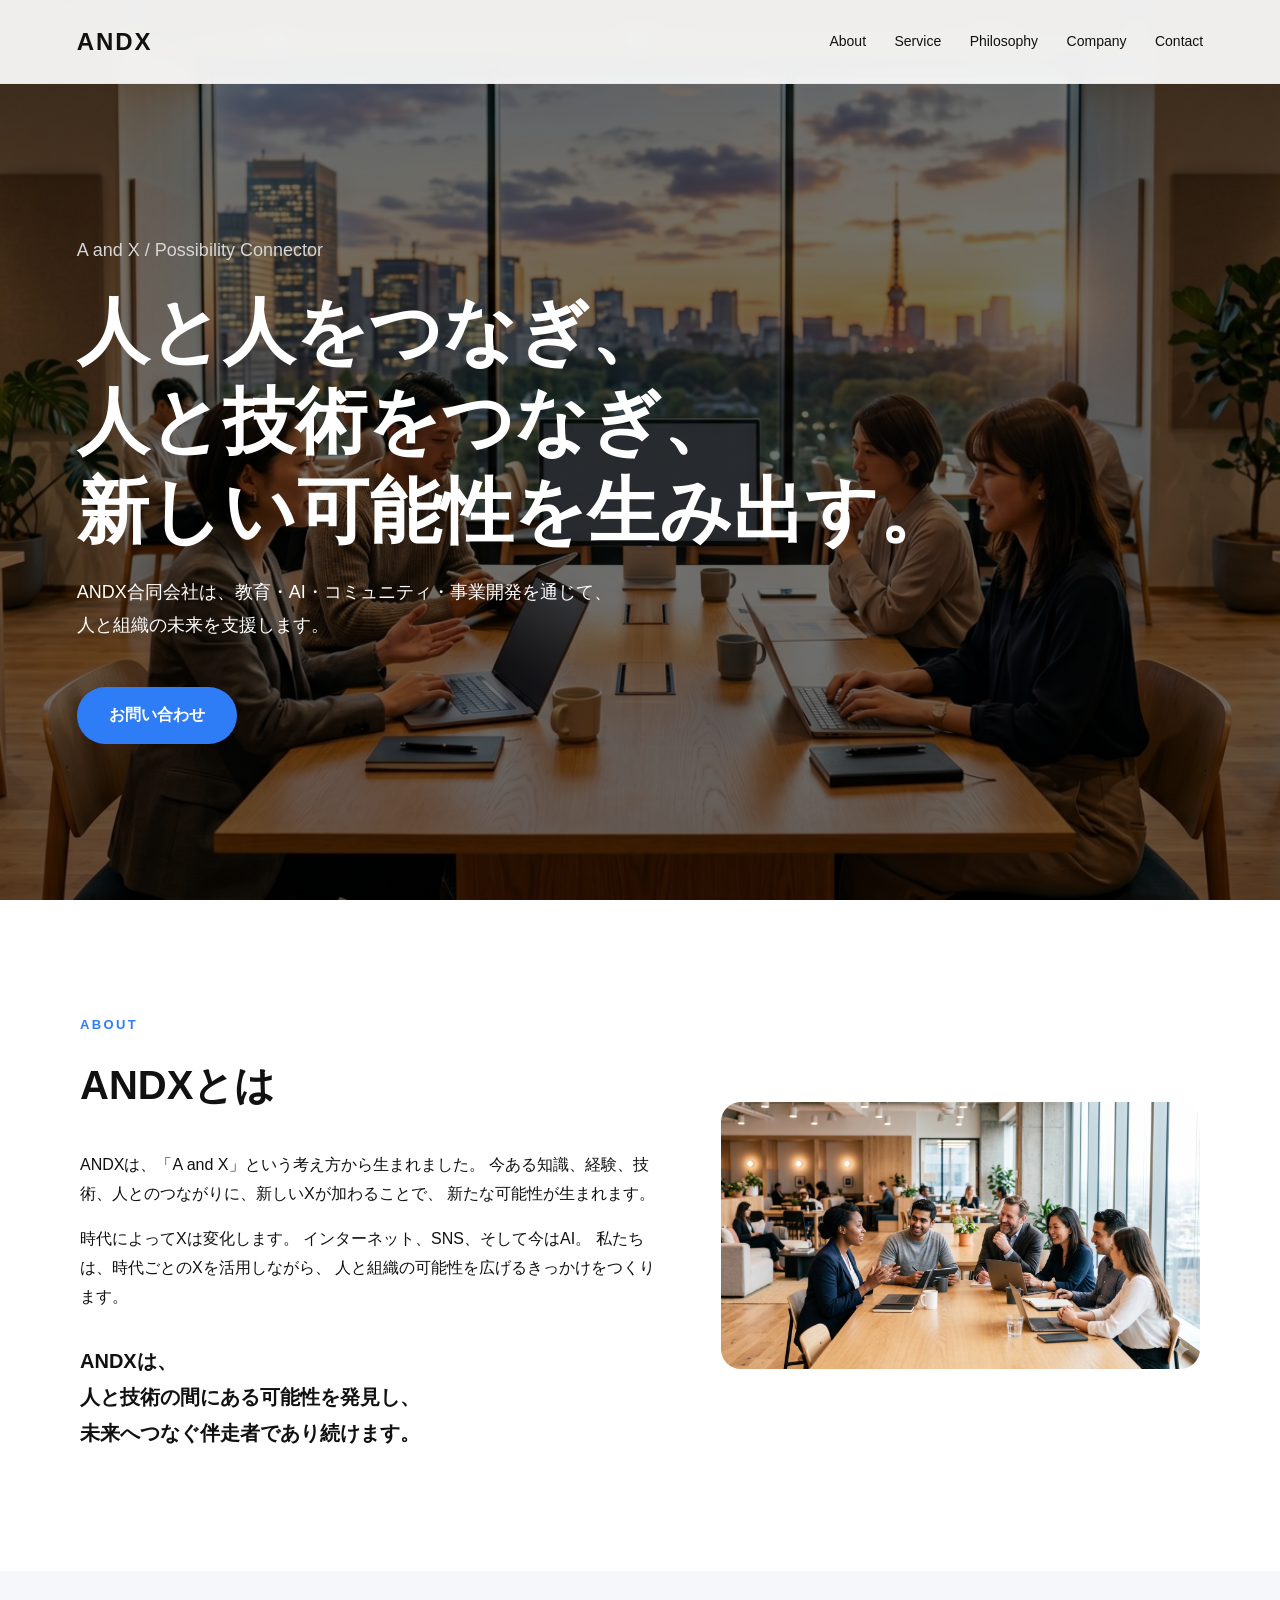
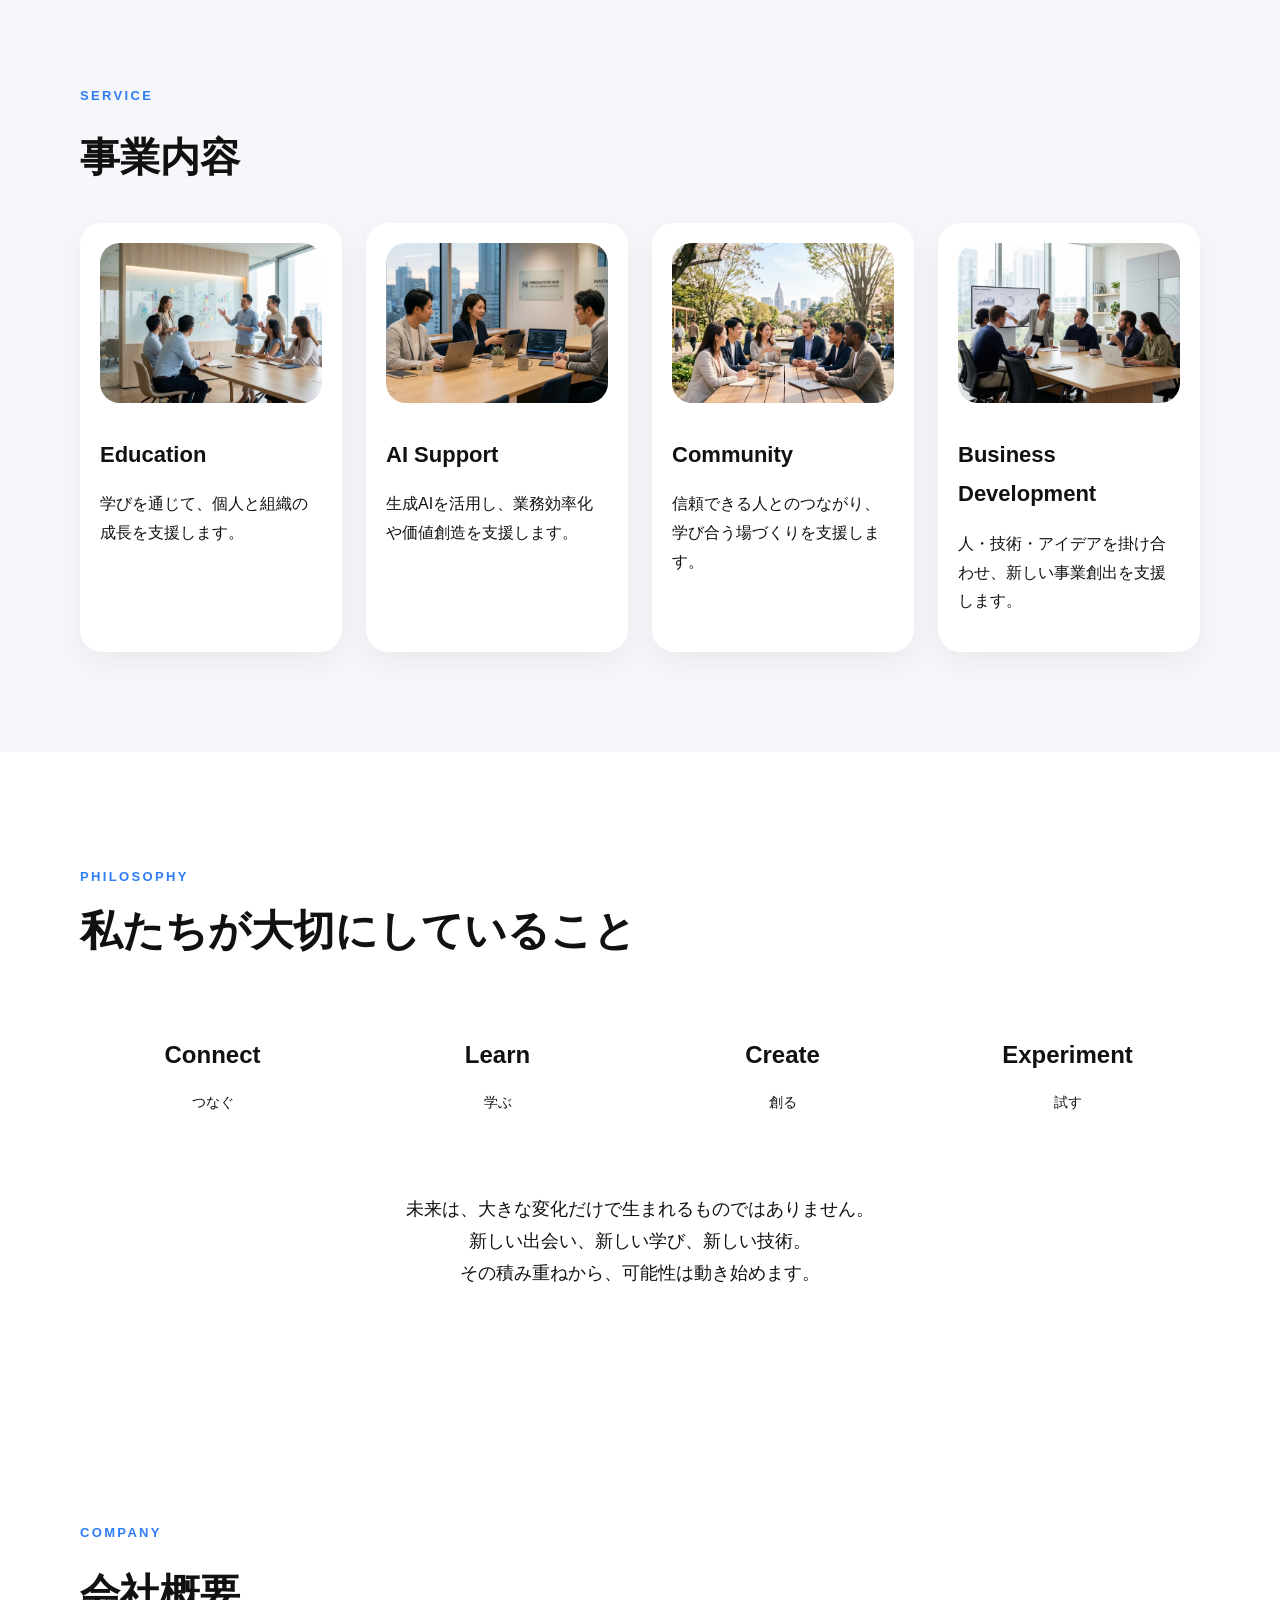
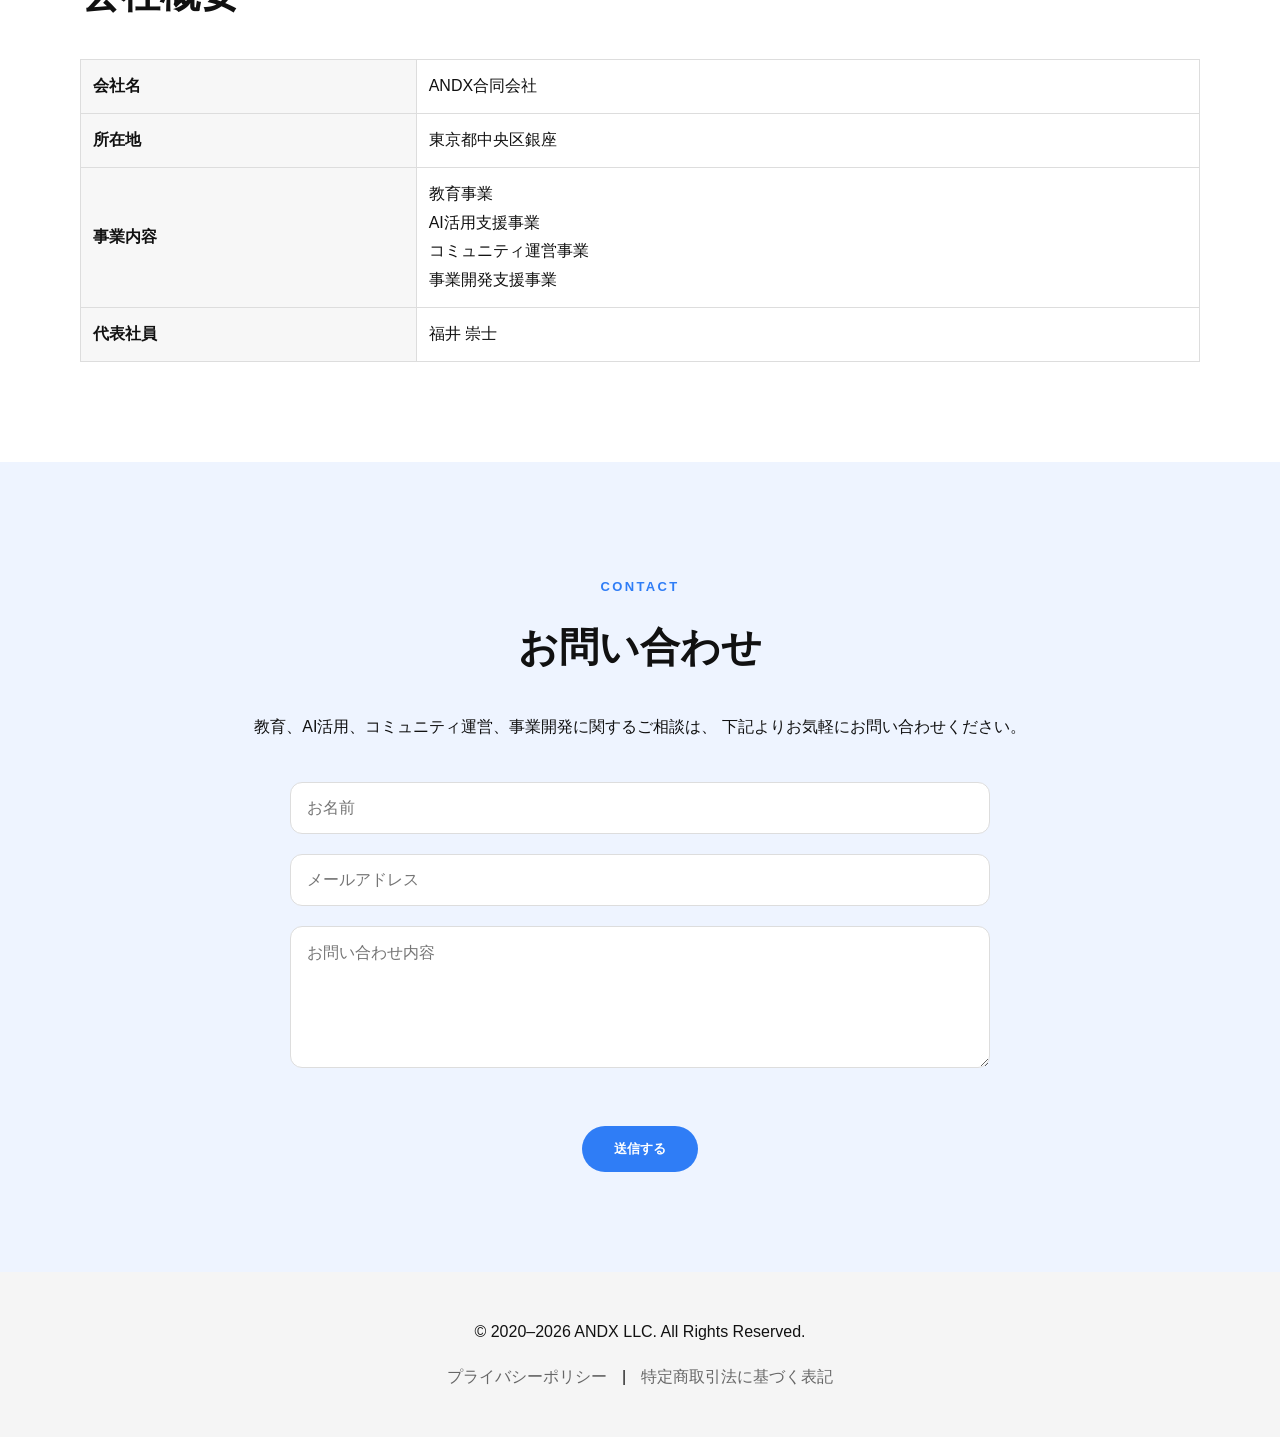
<file: index.html>
<!DOCTYPE html>
<html lang="ja">
<head>
  <meta charset="UTF-8" />
  <meta name="viewport" content="width=device-width, initial-scale=1.0" />
  <title>ANDX合同会社｜人と技術をつなぎ、新しい可能性を生み出す</title>
  <link rel="stylesheet" href="style.css" />
</head>

<body>
  <header class="header">
    <div class="logo">ANDX</div>
    <nav>
      <a href="#about">About</a>
      <a href="#service">Service</a>
      <a href="#philosophy">Philosophy</a>
      <a href="#company">Company</a>
      <a href="#contact">Contact</a>
    </nav>
  </header>

  <section class="hero">
    <div class="hero-text">
      <p class="tagline">A and X / Possibility Connector</p>
      <h1>
        人と人をつなぎ、<br>
        人と技術をつなぎ、<br>
        新しい可能性を生み出す。
      </h1>
      <p>
        ANDX合同会社は、教育・AI・コミュニティ・事業開発を通じて、  
        人と組織の未来を支援します。
      </p>
      <a href="#contact" class="button">お問い合わせ</a>
    </div>
  </section>

  <section id="about" class="section">
    <div class="inner two-column">
      <div>
        <p class="label">ABOUT</p>
        <h2>ANDXとは</h2>
        <p>
          ANDXは、「A and X」という考え方から生まれました。
          今ある知識、経験、技術、人とのつながりに、新しいXが加わることで、
          新たな可能性が生まれます。
        </p>
        <p>
          時代によってXは変化します。  
          インターネット、SNS、そして今はAI。
          私たちは、時代ごとのXを活用しながら、
          人と組織の可能性を広げるきっかけをつくります。
        </p>
        <p class="about-message">
          ANDXは、<br>
          人と技術の間にある可能性を発見し、<br>
          未来へつなぐ伴走者であり続けます。
        </p>

        
      </div>
      <img src="images/about.jpg" alt="ANDXのコンセプト" />
    </div>
  </section>

  <section id="service" class="section gray">
    <div class="inner">
      <p class="label">SERVICE</p>
      <h2>事業内容</h2>

      <div class="cards">
        <div class="card">
          <img src="images/education.jpg" alt="教育事業" />
          <h3>Education</h3>
          <p>学びを通じて、個人と組織の成長を支援します。</p>
        </div>

        <div class="card">
          <img src="images/ai.jpg" alt="AI活用支援" />
          <h3>AI Support</h3>
          <p>生成AIを活用し、業務効率化や価値創造を支援します。</p>
        </div>

        <div class="card">
          <img src="images/community.jpg" alt="コミュニティ運営" />
          <h3>Community</h3>
          <p>信頼できる人とのつながり、学び合う場づくりを支援します。</p>
        </div>

        <div class="card">
          <img src="images/business.jpg" alt="事業開発支援" />
          <h3>Business Development</h3>
          <p>人・技術・アイデアを掛け合わせ、新しい事業創出を支援します。</p>
        </div>
      </div>
    </div>
  </section>

  <section id="philosophy" class="section dark">
    <div class="inner">
      <p class="label">PHILOSOPHY</p>
      <h2>私たちが大切にしていること</h2>

      <div class="values">
        <div>Connect<br><span>つなぐ</span></div>
        <div>Learn<br><span>学ぶ</span></div>
        <div>Create<br><span>創る</span></div>
        <div>Experiment<br><span>試す</span></div>
      </div>

      <p class="center-text">
        未来は、大きな変化だけで生まれるものではありません。<br>
        新しい出会い、新しい学び、新しい技術。<br>
        その積み重ねから、可能性は動き始めます。
      </p>
    </div>
  </section>

  <section id="company" class="section">
    <div class="inner">
      <p class="label">COMPANY</p>
      <h2>会社概要</h2>

      <table>
        <tr>
          <th>会社名</th>
          <td>ANDX合同会社</td>
        </tr>
        <tr>
          <th>所在地</th>
          <td>東京都中央区銀座</td>
        </tr>
        <tr>
          <th>事業内容</th>
<td>
教育事業<br>
AI活用支援事業<br>
コミュニティ運営事業<br>
事業開発支援事業
</td>
        </tr>
        <tr>
          <th>代表社員</th>
          <td>福井 崇士</td>
        </tr>
      </table>
    </div>
  </section>

  <section id="contact" class="section contact">
    <div class="inner">
      <p class="label">CONTACT</p>
      <h2>お問い合わせ</h2>
      <p>
        教育、AI活用、コミュニティ運営、事業開発に関するご相談は、  
        下記よりお気軽にお問い合わせください。
      </p>
    
  <form name="contact"
      method="POST"
      data-netlify="true"
      action="/thanks.html">
      
      <input type="hidden"
         name="form-name"
         value="contact">
      
      <div class="form-group">
        <input type="text"
           name="name"
           placeholder="お名前"
           required>
      </div>
      
      <div class="form-group">
        <input type="email"
           name="email"
           placeholder="メールアドレス"
           required>
      </div>
      
      <div class="form-group">
        <textarea name="message"
           rows="6"
           placeholder="お問い合わせ内容"
           required></textarea>
     </div>

    <button type="submit" class="button">
      送信する
    </button>

  </form>
    </div>
  </section>

<footer>
  <p>
    © 2020–2026 ANDX LLC.
    All Rights Reserved.
  </p>

  <p>
    <a href="privacy.html">プライバシーポリシー</a> |
    <a href="tokusho.html">特定商取引法に基づく表記</a>
  </p>
</footer>
</body>
</html>
</file>
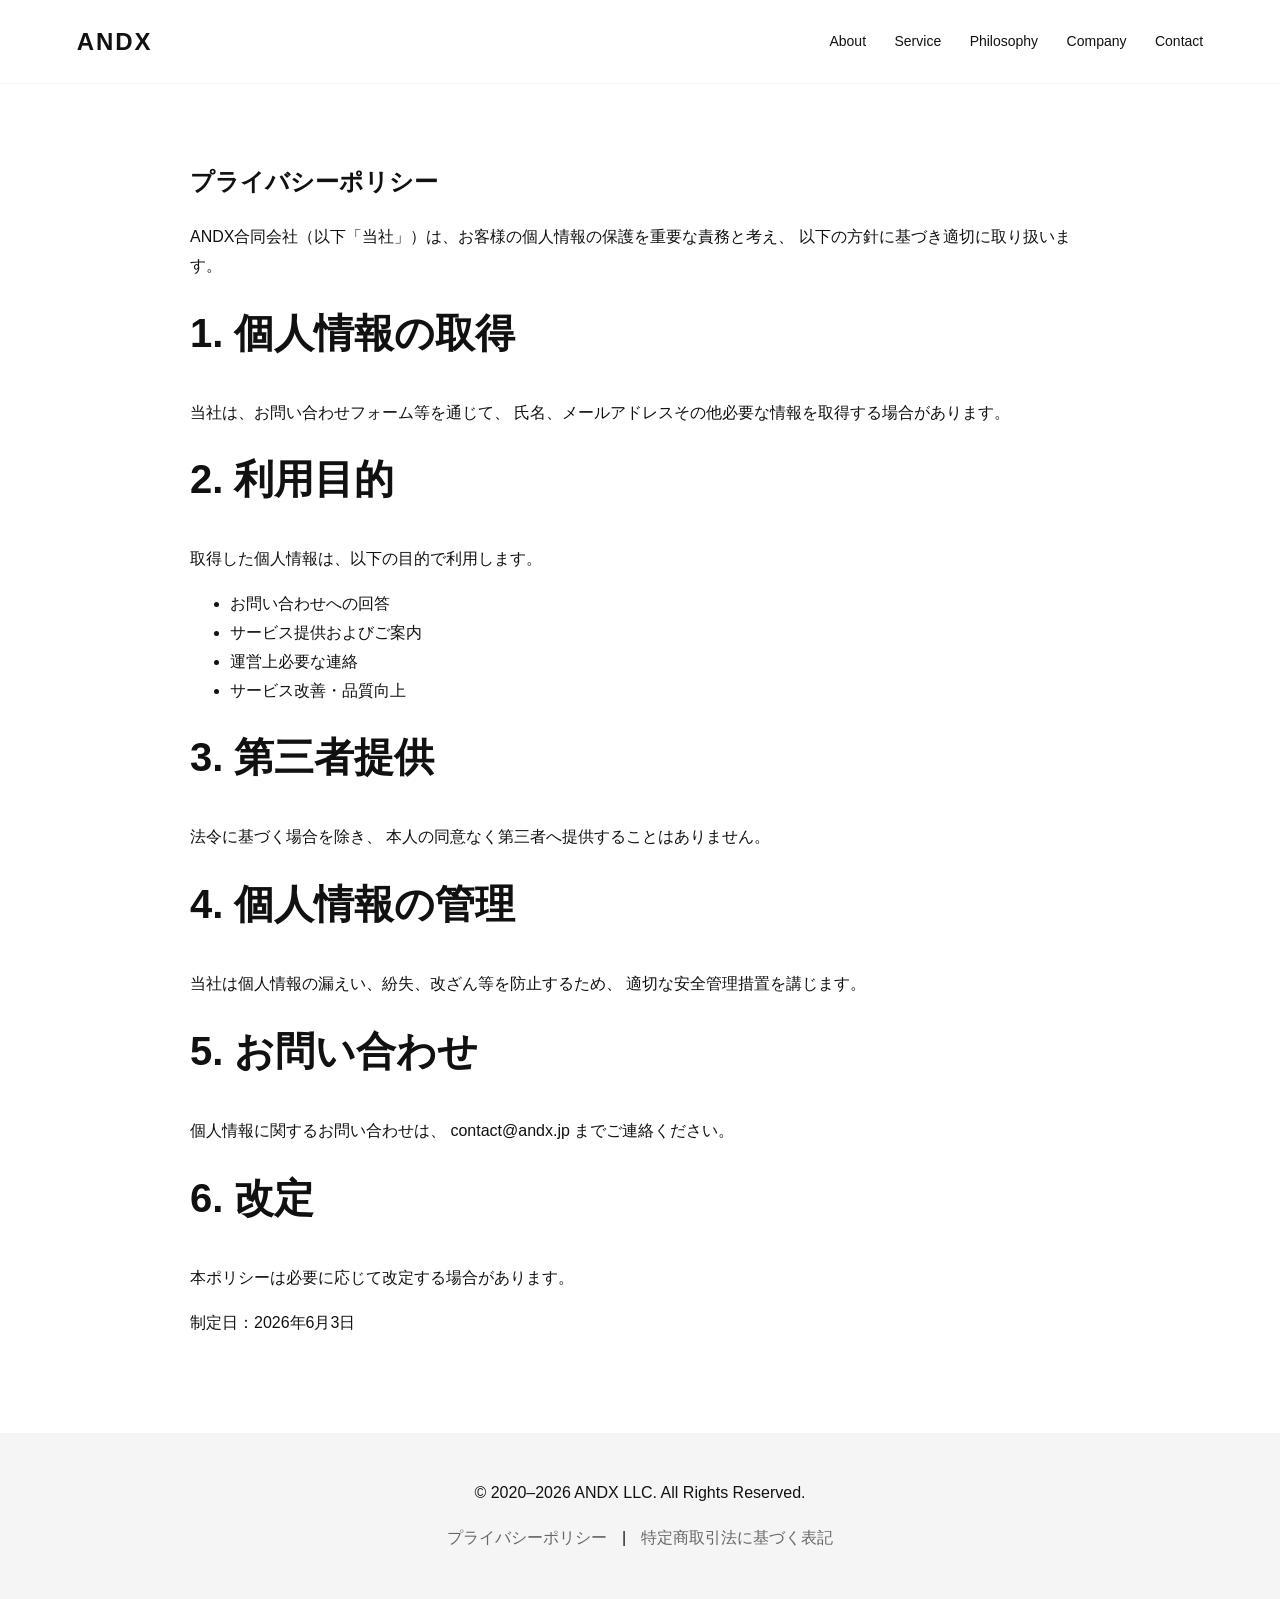
<file: privacy.html>
<!DOCTYPE html>
<html lang="ja">
<head>
<meta charset="UTF-8">
<meta name="viewport" content="width=device-width, initial-scale=1.0">
<title>プライバシーポリシー | ANDX合同会社</title>
<link rel="stylesheet" href="style.css">
</head>

<body>

<header class="header">
  <div class="logo">
    <a href="/">ANDX</a>
  </div>

  <nav>
    <a href="/#about">About</a>
    <a href="/#service">Service</a>
    <a href="/#philosophy">Philosophy</a>
    <a href="/#company">Company</a>
    <a href="/#contact">Contact</a>
  </nav>
</header>

<section class="page">
  <div class="container">

    <h1>プライバシーポリシー</h1>

    <p>
      ANDX合同会社（以下「当社」）は、お客様の個人情報の保護を重要な責務と考え、
      以下の方針に基づき適切に取り扱います。
    </p>

    <h2>1. 個人情報の取得</h2>
    <p>
      当社は、お問い合わせフォーム等を通じて、
      氏名、メールアドレスその他必要な情報を取得する場合があります。
    </p>

    <h2>2. 利用目的</h2>
    <p>
      取得した個人情報は、以下の目的で利用します。
    </p>

    <ul>
      <li>お問い合わせへの回答</li>
      <li>サービス提供およびご案内</li>
      <li>運営上必要な連絡</li>
      <li>サービス改善・品質向上</li>
    </ul>

    <h2>3. 第三者提供</h2>
    <p>
      法令に基づく場合を除き、
      本人の同意なく第三者へ提供することはありません。
    </p>

    <h2>4. 個人情報の管理</h2>
    <p>
      当社は個人情報の漏えい、紛失、改ざん等を防止するため、
      適切な安全管理措置を講じます。
    </p>

    <h2>5. お問い合わせ</h2>
    <p>
      個人情報に関するお問い合わせは、
      contact@andx.jp までご連絡ください。
    </p>

    <h2>6. 改定</h2>
    <p>
      本ポリシーは必要に応じて改定する場合があります。
    </p>

    <p>制定日：2026年6月3日</p>

</body>
</html>

  </div>
</section>

<footer>
  <p>
    © 2020–2026 ANDX LLC.
    All Rights Reserved.
  </p>

  <p>
    <a href="/privacy">プライバシーポリシー</a> |
    <a href="/tokusho">特定商取引法に基づく表記</a>
  </p>
</footer>

</body>
</html>
</file>
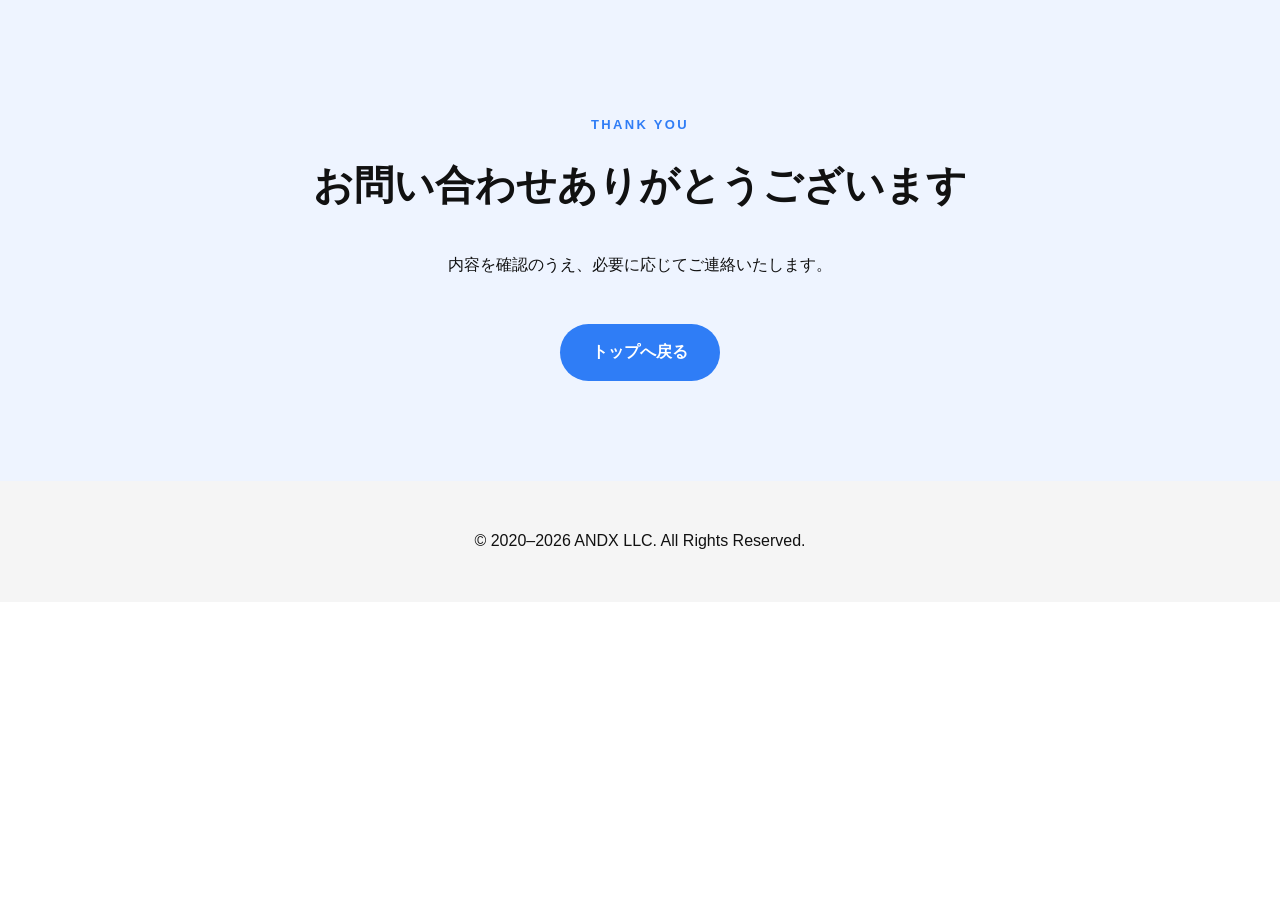
<file: thanks.html>
<!DOCTYPE html>
<html lang="ja">
<head>
  <meta charset="UTF-8" />
  <meta name="viewport" content="width=device-width, initial-scale=1.0" />
  <title>お問い合わせありがとうございます｜ANDX合同会社</title>
  <link rel="stylesheet" href="style.css" />
</head>

<body>
  <section class="section contact">
    <div class="inner">
      <p class="label">THANK YOU</p>
      <h2>お問い合わせありがとうございます</h2>
      <p>
        内容を確認のうえ、必要に応じてご連絡いたします。
      </p>
      <a href="/" class="button">トップへ戻る</a>
    </div>
  </section>

  <footer>
    <p>© 2020–2026 ANDX LLC. All Rights Reserved.</p>
  </footer>
</body>
</html>
</file>
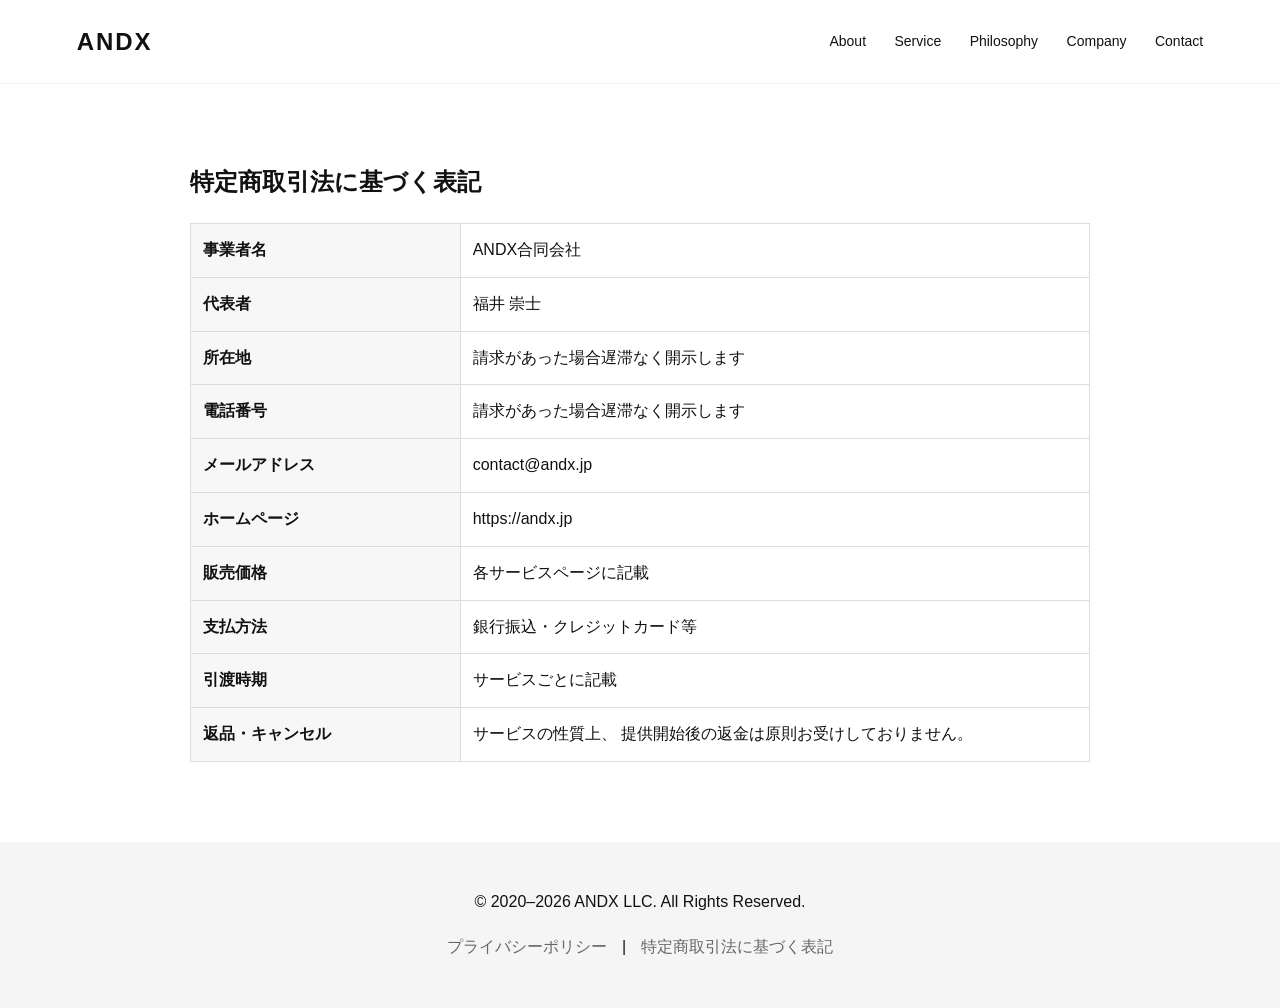
<file: tokusho.html>
<!DOCTYPE html>
<html lang="ja">
<head>
<meta charset="UTF-8">
<meta name="viewport" content="width=device-width, initial-scale=1.0">
<title>特定商取引法に基づく表記 | ANDX合同会社</title>
<link rel="stylesheet" href="style.css">
</head>

<body>
  
<header class="header">
  <div class="logo">
    <a href="/">ANDX</a>
  </div>

  <nav>
    <a href="/#about">About</a>
    <a href="/#service">Service</a>
    <a href="/#philosophy">Philosophy</a>
    <a href="/#company">Company</a>
    <a href="/#contact">Contact</a>
  </nav>
</header>

<section class="page">
  <div class="container">

    <h1>特定商取引法に基づく表記</h1>

    <table>
      <tr>
        <th>事業者名</th>
        <td>ANDX合同会社</td>
      </tr>

      <tr>
        <th>代表者</th>
        <td>福井 崇士</td>
      </tr>

      <tr>
        <th>所在地</th>
        <td>請求があった場合遅滞なく開示します</td>
      </tr>

      <tr>
        <th>電話番号</th>
        <td>請求があった場合遅滞なく開示します</td>
      </tr>

      <tr>
        <th>メールアドレス</th>
        <td>contact@andx.jp</td>
      </tr>

      <tr>
        <th>ホームページ</th>
        <td>https://andx.jp</td>
      </tr>

      <tr>
        <th>販売価格</th>
        <td>各サービスページに記載</td>
      </tr>

      <tr>
        <th>支払方法</th>
        <td>銀行振込・クレジットカード等</td>
      </tr>

      <tr>
        <th>引渡時期</th>
        <td>サービスごとに記載</td>
      </tr>

      <tr>
        <th>返品・キャンセル</th>
        <td>
          サービスの性質上、
          提供開始後の返金は原則お受けしておりません。
        </td>
      </tr>

    </table>

</body>
</html>

  </div>
</section>

<footer>
  <p>
    © 2020–2026 ANDX LLC.
    All Rights Reserved.
  </p>

  <p>
    <a href="/privacy">プライバシーポリシー</a> |
    <a href="/tokusho">特定商取引法に基づく表記</a>
  </p>
</footer>
  
</body>
</html>
</file>
<file: style.css>
* {
  box-sizing: border-box;
}

body {
  margin: 0;
  font-family: -apple-system, BlinkMacSystemFont, "Helvetica Neue", "Yu Gothic", sans-serif;
  color: #111;
  line-height: 1.8;
  background: #fff;
}

.header {
  position: fixed;
  top: 0;
  width: 100%;
  padding: 20px 6%;
  display: flex;
  justify-content: space-between;
  align-items: center;

  background: rgba(255,255,255,0.92);
  backdrop-filter: blur(10px);

  border-bottom: 1px solid rgba(0,0,0,0.04);

  z-index: 1000;
}

.logo a{
  text-decoration:none;
  color:#111;
}

.logo a:visited{
  color:#111;
}

.logo a:hover{
  color:#111;
}

.logo {
  font-size: 24px;
  font-weight: 700;
  letter-spacing: 0.08em;
}

nav a {
  margin-left: 24px;
  text-decoration: none;
  color: #111;
  font-size: 14px;
}

.about-message {
  margin-top: 32px;
  font-size: 20px;
  line-height: 1.8;
  font-weight: 600;
  color: #111;
}

.hero {
  min-height: 100vh;
  padding: 140px 6% 80px;
  display: flex;
  align-items: center;
  background:
    linear-gradient(rgba(0,0,0,0.55), rgba(0,0,0,0.55)),
    url("images/hero.jpg") center/cover no-repeat;
  color: #fff;
}

.hero-text {
  max-width: 900px;
}

.tagline {
  color: #d6d6d6;
}

.label {
  font-size: 13px;
  letter-spacing: 0.18em;
  font-weight: 700;
  color: #2f7df6;
  text-transform: uppercase;
}

.hero h1 {
  font-size: clamp(36px, 6vw, 72px);
  line-height: 1.25;
  margin: 20px 0;
}

.hero p {
  font-size: 18px;
  max-width: 600px;
  line-height: 1.8;
  word-break: keep-all;
}

.button {
  display: inline-block;
  margin-top: 28px;
  padding: 14px 32px;
  background: #2f7df6;
  color: #fff;
  text-decoration: none;
  border-radius: 999px;
  font-weight: 700;
}

.section {
  padding: 100px 6%;
}

.inner {
  max-width: 1120px;
  margin: 0 auto;
}

.gray {
  background: #f5f7fa;
}

.dark h2{
    font-size: 42px;
    line-height: 1.4;
    word-break: keep-all;
}

h2 {
  font-size: 40px;
  margin: 10px 0 30px;
}

.two-column {
  display: grid;
  grid-template-columns: 1.1fr 0.9fr;
  gap: 56px;
  align-items: center;
}

.two-column img,
.card img {
  width: 100%;
  border-radius: 20px;
  object-fit: cover;
}

.cards {
  display: grid;
  grid-template-columns: repeat(4, 1fr);
  gap: 24px;
}

.card {
  background: #fff;
  padding: 20px;
  border-radius: 22px;
  box-shadow: 0 10px 30px rgba(0,0,0,0.06);
}

.card img {
  height: 160px;
}

.card h3 {
  font-size: 22px;
  margin-bottom: 8px;
}

.values {
  display: grid;
  grid-template-columns: repeat(4, 1fr);
  gap: 20px;
  margin: 40px 0;
}

.values div {
  padding: 32px 20px;
  border: 1px solid rgba(255,255,255,0.2);
  border-radius: 20px;
  font-size: 24px;
  font-weight: 700;
  text-align: center;
}

.values span {
  font-size: 14px;
  font-weight: 400;
}

.center-text {
  text-align: center;
  font-size: 18px;
}


.contact {
  text-align: center;
  background: #eef4ff;
}

footer {
  text-align: center;
  padding: 30px;
  background: #f5f5f5;
}

footer a {
  color: #666;
  text-decoration: none;
  margin: 0 10px;
}

footer a:hover {
  text-decoration: underline;
}

.page {
  padding: 140px 20px 80px;
}

.container{

  max-width:900px;

  margin:auto;

}

table{

  width:100%;

  border-collapse:collapse;

  margin-top:20px;

}

th,td{

  border:1px solid #ddd;

  padding:12px;

  text-align:left;

}

th{

  width:30%;

  background:#f7f7f7;

}
@media (max-width: 900px) {
  nav {
    display: none;
  }

  .two-column,
  .cards,
  .values {
    grid-template-columns: 1fr;
  }

  .section {
    padding: 72px 6%;
  }

  h2 {
    font-size: 32px;
  }

  .hero {
    padding-top: 120px;
  }
}
form {
  max-width: 700px;
  margin: 40px auto 0;
}

.form-group {
  margin-bottom: 20px;
}

input,
textarea {
  width: 100%;
  padding: 16px;
  border: 1px solid #ddd;
  border-radius: 12px;
  font-size: 16px;
  font-family: inherit;
}

textarea {
  resize: vertical;
}

button.button {
  border: none;
  cursor: pointer;
}
@media (max-width: 768px) {

  table th,
  table td {
    display: block;
    width: 100%;
    padding: 12px 0;
  }

  table th {
    font-weight: 700;
    margin-bottom: 6px;
  }

}

@media (max-width:768px){

.dark h2{
    font-size: 36px;
}

}
</file>
